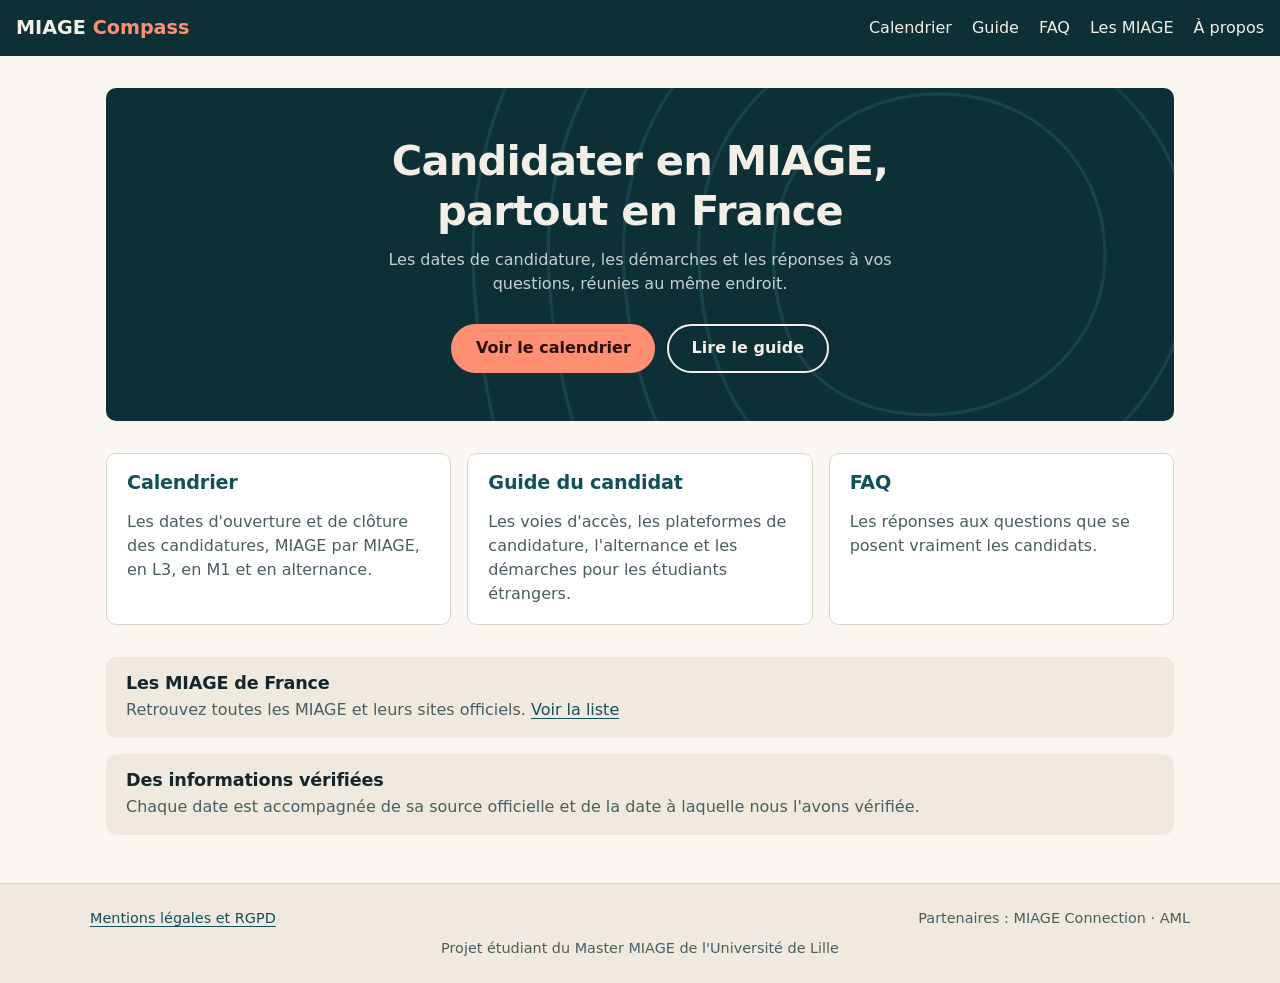
<file: index.html>
<!DOCTYPE html>
<html lang="fr">
<head>
  <meta charset="UTF-8">
  <meta name="viewport" content="width=device-width, initial-scale=1.0">
  <title>MIAGE Compass</title>
  <meta name="description" content="Dates de candidature, guide et FAQ pour candidater dans les MIAGE de France.">
  <link rel="stylesheet" href="css/style.css">
</head>
<body>
  <a class="lien-evitement" href="#contenu">Aller au contenu</a>
  <header>
    <a class="logo" href="index.html">MIAGE <span>Compass</span></a>
    <button class="menu-bouton" type="button" aria-expanded="false" aria-controls="menu-principal" aria-label="Ouvrir le menu">☰</button>
    <nav id="menu-principal" aria-label="Menu principal">
      <ul>
        <li><a href="pages/calendrier.html">Calendrier</a></li>
        <li><a href="pages/guide.html">Guide</a></li>
        <li><a href="pages/faq.html">FAQ</a></li>
        <li><a href="pages/miages.html">Les MIAGE</a></li>
        <li><a href="pages/a-propos.html">À propos</a></li>
      </ul>
    </nav>
  </header>
  <main id="contenu">
    <section class="hero">
      <!-- Lignes de niveau (motif décoratif, ignoré par les lecteurs d'écran) -->
      <svg class="hero-motif" viewBox="0 0 400 220" preserveAspectRatio="xMaxYMid slice" aria-hidden="true" focusable="false">
        <g fill="none" stroke="currentColor" stroke-width="1.2">
          <path d="M250 110c0-38 30-62 66-60s60 30 58 64-34 58-70 56-54-24-54-60z"/>
          <path d="M222 112c-2-56 42-90 96-88s92 44 88 94-48 86-102 84-80-36-82-90z"/>
          <path d="M194 116c-4-74 54-118 126-116s122 58 116 124-64 112-134 110-104-48-108-118z"/>
          <path d="M166 120c-6-92 66-146 156-144s150 72 142 154-78 138-166 136-126-60-132-146z"/>
          <path d="M138 124c-8-110 78-174 186-172s178 86 168 184-92 164-198 162-148-72-156-174z"/>
        </g>
      </svg>
      <h1>Candidater en MIAGE, partout en France</h1>
      <p>Les dates de candidature, les démarches et les réponses à vos questions, réunies au même endroit.</p>
      <div class="hero-actions">
        <a class="btn" href="pages/calendrier.html">Voir le calendrier</a>
        <a class="btn btn-secondary" href="pages/guide.html">Lire le guide</a>
      </div>
    </section>

    <section class="acces-rapide" aria-label="Accès rapide">
      <article class="carte">
        <h2><a href="pages/calendrier.html">Calendrier</a></h2>
        <p>Les dates d'ouverture et de clôture des candidatures, MIAGE par MIAGE, en L3, en M1 et en alternance.</p>
      </article>
      <article class="carte">
        <h2><a href="pages/guide.html">Guide du candidat</a></h2>
        <p>Les voies d'accès, les plateformes de candidature, l'alternance et les démarches pour les étudiants étrangers.</p>
      </article>
      <article class="carte">
        <h2><a href="pages/faq.html">FAQ</a></h2>
        <p>Les réponses aux questions que se posent vraiment les candidats.</p>
      </article>
    </section>

    <section class="bandeau">
      <h2>Les MIAGE de France</h2>
      <p>Retrouvez toutes les MIAGE et leurs sites officiels. <a href="pages/miages.html">Voir la liste</a></p>
    </section>

    <section class="bandeau">
      <h2>Des informations vérifiées</h2>
      <p>Chaque date est accompagnée de sa source officielle et de la date à laquelle nous l'avons vérifiée.</p>
    </section>
  </main>
  <footer>
    <div class="pied-liens">
      <p><a href="pages/mentions-legales.html">Mentions légales et RGPD</a></p>
      <p>Partenaires : MIAGE Connection · AML</p>
    </div>
    <p class="pied-projet">Projet étudiant du Master MIAGE de l'Université de Lille</p>
  </footer>
  <script src="js/menu.js"></script>
</body>
</html>
</file>
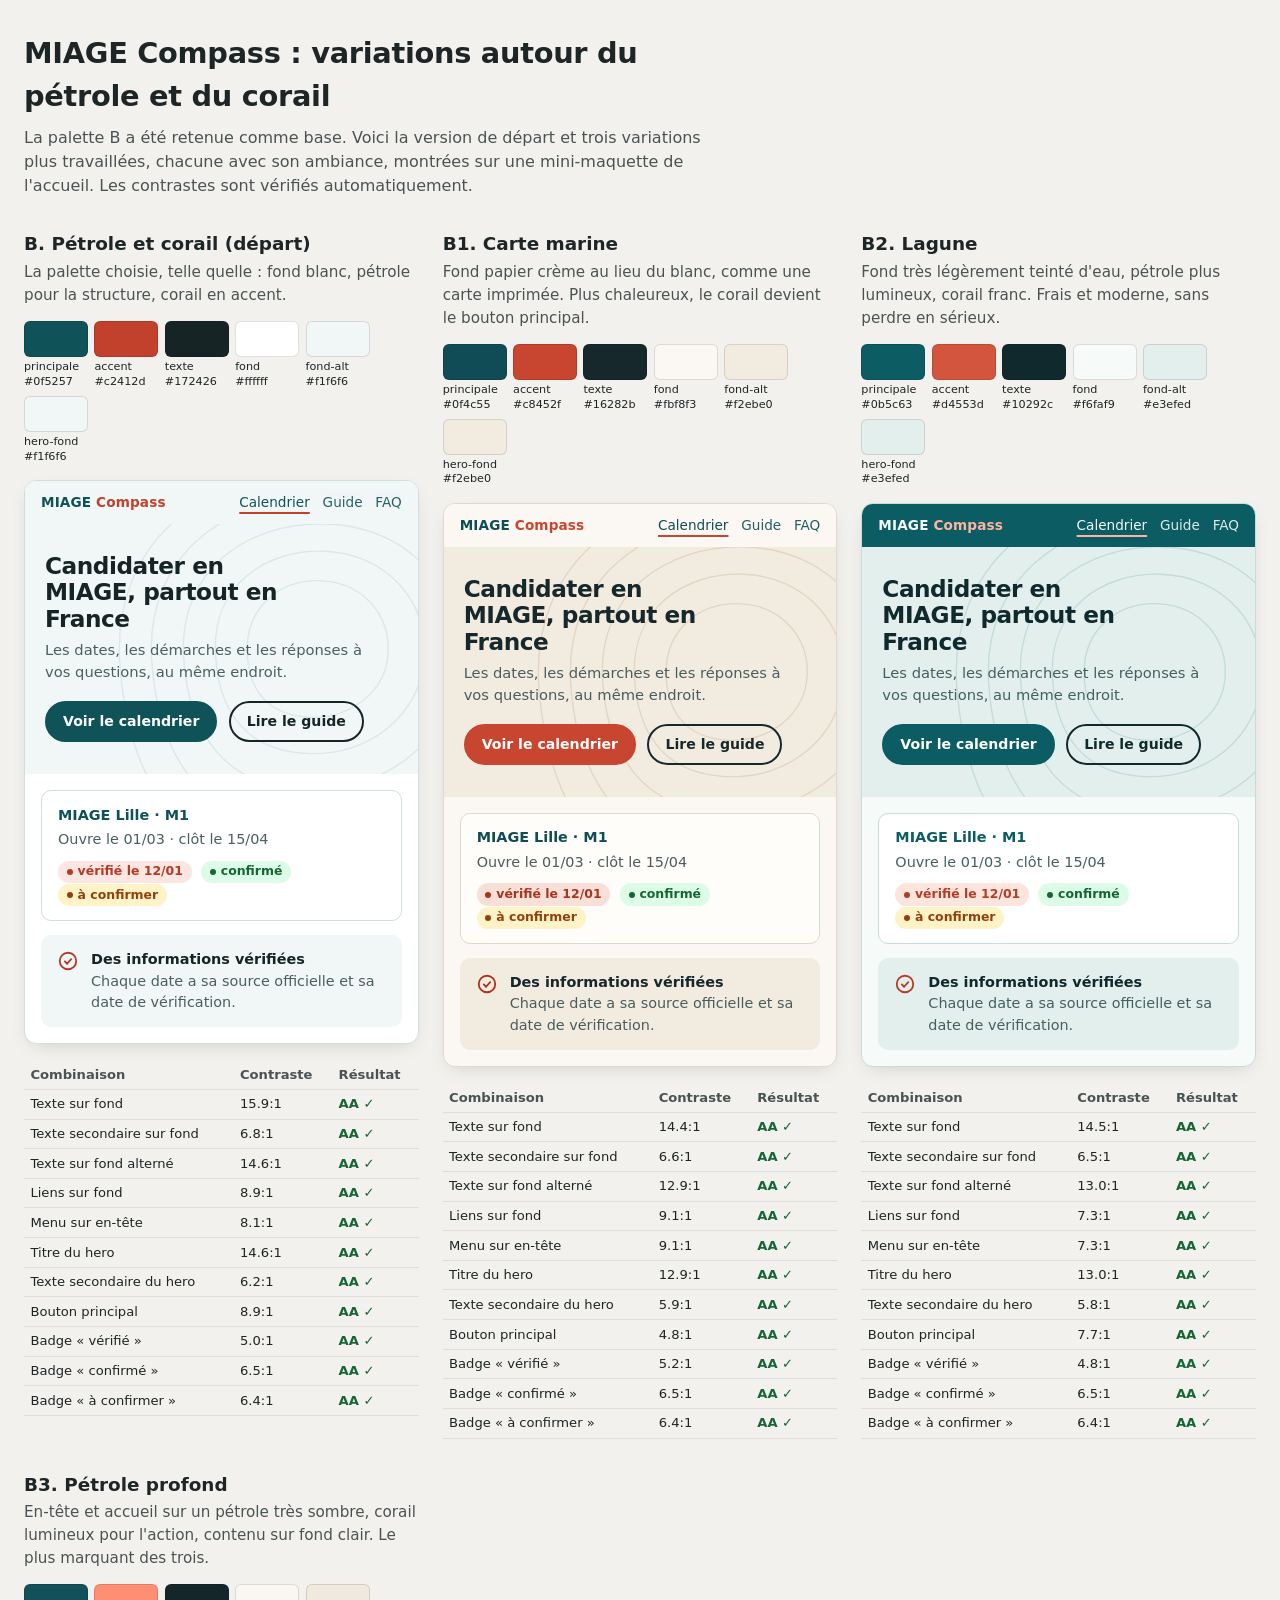
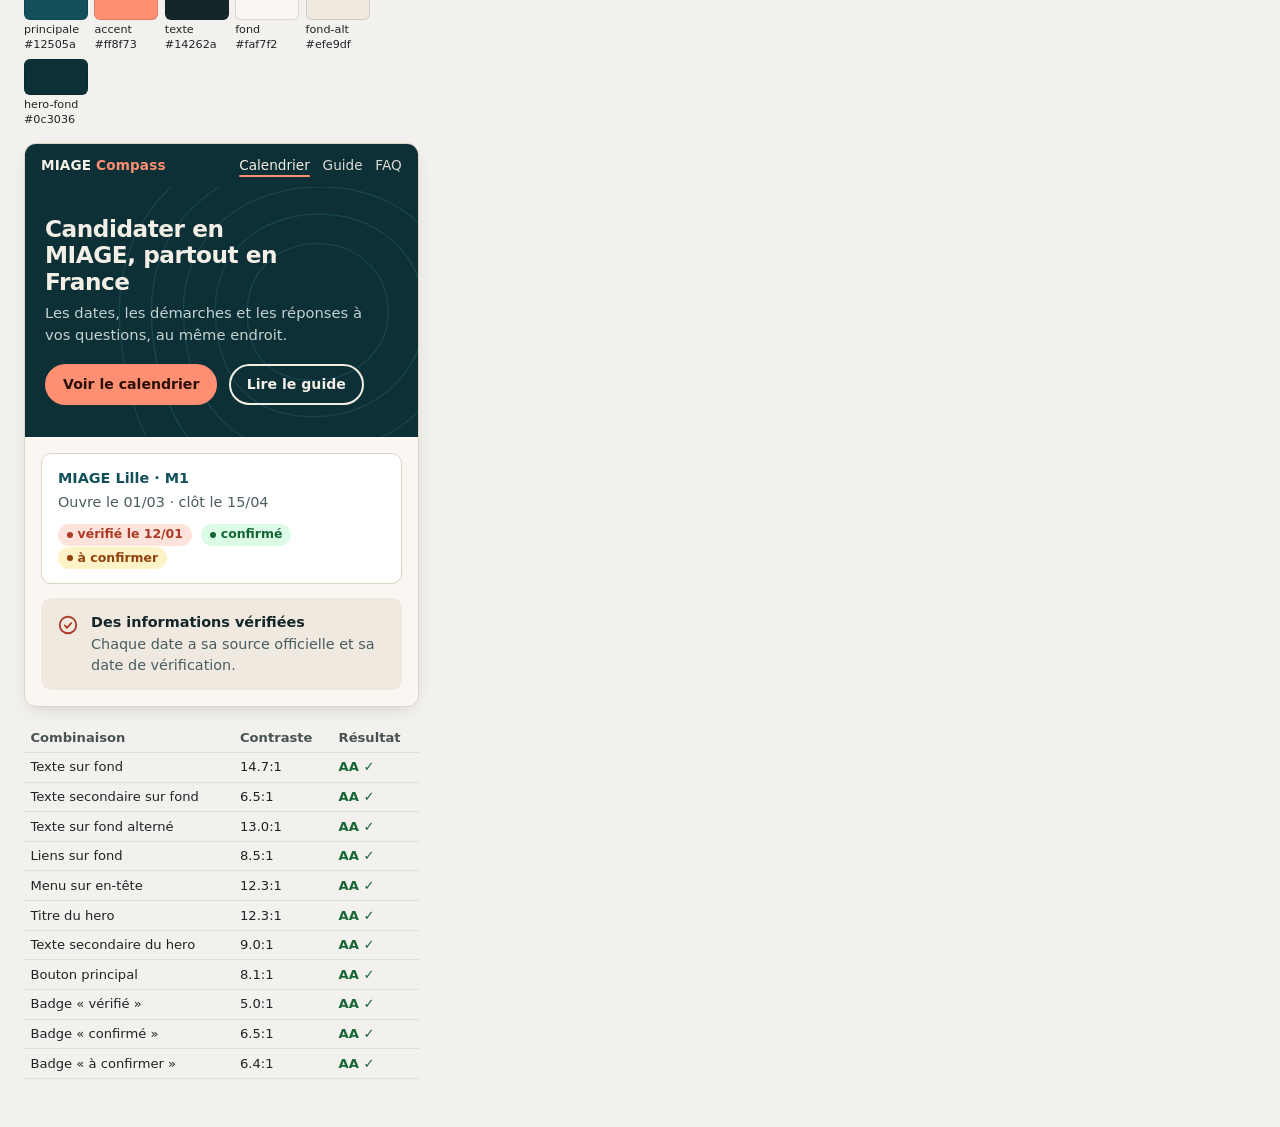
<file: docs/charte-demo.html>
<!DOCTYPE html>
<html lang="fr">
<head>
  <meta charset="UTF-8">
  <meta name="viewport" content="width=device-width, initial-scale=1.0">
  <title>Propositions de palettes | MIAGE Compass</title>
  <!--
    Page de travail (pas une page du site) : compare des palettes possibles
    pour la charte graphique. Les contrastes sont calculés automatiquement
    (règle WCAG : 4,5:1 minimum pour du texte normal, niveau AA).
    Pour modifier une palette, il suffit de changer ses couleurs dans le
    tableau "palettes" du script en bas de page.
  -->
  <style>
    body {
      margin: 0;
      padding: 2rem 1.5rem 3rem;
      font-family: system-ui, -apple-system, "Segoe UI", Roboto, Arial, sans-serif;
      line-height: 1.5;
      color: #1d2526;
      background: #f3f1ed;
    }

    .intro { max-width: 70ch; margin-bottom: 2rem; }
    .intro h1 { margin: 0 0 0.5rem; font-size: 1.8rem; letter-spacing: -0.01em; }
    .intro p { margin: 0; color: #4a5354; }

    .palettes {
      display: grid;
      grid-template-columns: repeat(auto-fit, minmax(340px, 1fr));
      gap: 2rem 1.5rem;
    }

    .palette h2 { margin: 0 0 0.2rem; font-size: 1.15rem; }
    .palette > p { margin: 0 0 0.9rem; color: #4a5354; font-size: 0.95rem; }

    .pastilles {
      display: flex;
      flex-wrap: wrap;
      gap: 0.4rem;
      margin-bottom: 1rem;
    }

    .pastille { width: 64px; font-size: 0.7rem; line-height: 1.3; }

    .pastille span {
      display: block;
      height: 34px;
      margin-bottom: 0.2rem;
      border: 1px solid rgb(0 0 0 / 0.12);
      border-radius: 6px;
    }

    /* ---- Mini-maquette, colorée par les variables de chaque palette ---- */
    .maquette {
      overflow: hidden;
      border: 1px solid var(--bordure);
      border-radius: 12px;
      color: var(--texte);
      background: var(--fond);
      box-shadow: 0 6px 20px -8px rgb(0 0 0 / 0.18);
    }

    .m-entete {
      display: flex;
      justify-content: space-between;
      align-items: center;
      padding: 0.7rem 1rem;
      background: var(--entete-fond);
      color: var(--entete-texte);
      font-size: 0.85rem;
    }

    .m-marque { font-weight: 700; letter-spacing: 0.01em; }
    .m-marque b { color: var(--entete-accent); font-weight: 700; }

    .m-entete nav a {
      margin-left: 0.8rem;
      color: inherit;
      text-decoration: none;
      opacity: 0.9;
    }

    .m-entete nav a.actif {
      text-decoration: underline;
      text-decoration-color: var(--entete-accent);
      text-decoration-thickness: 2px;
      text-underline-offset: 5px;
      opacity: 1;
    }

    .m-hero {
      position: relative;
      overflow: hidden;
      padding: 1.8rem 1.25rem 1.6rem;
      background: var(--hero-fond);
      color: var(--hero-texte);
    }

    /* Lignes de niveau façon carte topographique, en fond du hero */
    .m-hero svg {
      position: absolute;
      inset: 0;
      width: 100%;
      height: 100%;
      color: var(--motif);
      pointer-events: none;
    }

    .m-hero > *:not(svg) { position: relative; }
    .m-hero h3 { margin: 0 0 0.4rem; font-size: 1.45rem; line-height: 1.15; letter-spacing: -0.02em; max-width: 16ch; }
    .m-hero p { margin: 0 0 1.1rem; font-size: 0.92rem; max-width: 34ch; color: var(--hero-texte-doux); }

    .m-btn {
      display: inline-block;
      margin: 0 0.4rem 0.4rem 0;
      padding: 0.5rem 1rem;
      border: 2px solid var(--bouton-fond);
      border-radius: 999px;
      background: var(--bouton-fond);
      color: var(--bouton-texte);
      font-size: 0.88rem;
      font-weight: 600;
    }

    .m-btn.secondaire {
      border-color: currentColor;
      background: transparent;
      color: var(--hero-texte);
    }

    .m-corps { padding: 1rem; }

    .m-carte {
      margin-bottom: 0.9rem;
      padding: 0.85rem 1rem;
      border: 1px solid var(--bordure);
      border-radius: 10px;
      background: var(--carte-fond);
      font-size: 0.9rem;
    }

    .m-carte-titre { display: flex; justify-content: space-between; gap: 0.5rem; }
    .m-carte-titre a { color: var(--principale); font-weight: 700; text-decoration: none; }
    .m-carte-dates { margin: 0.2rem 0 0.55rem; color: var(--texte-doux); font-variant-numeric: tabular-nums; }

    .m-badge {
      display: inline-flex;
      align-items: center;
      gap: 0.3rem;
      margin-right: 0.3rem;
      padding: 0.12rem 0.55rem;
      border-radius: 999px;
      font-size: 0.78rem;
      font-weight: 600;
    }

    .m-badge::before {
      content: "";
      width: 6px;
      height: 6px;
      border-radius: 50%;
      background: currentColor;
    }

    .m-badge.verifie { background: var(--accent-doux); color: var(--accent-texte); }
    .m-badge.confirme { background: var(--confirme-fond); color: var(--confirme); }
    .m-badge.a-confirmer { background: var(--a-confirmer-fond); color: var(--a-confirmer); }

    .m-bandeau {
      display: flex;
      gap: 0.75rem;
      align-items: flex-start;
      padding: 0.85rem 1rem;
      border-radius: 10px;
      background: var(--fond-alt);
      font-size: 0.9rem;
    }

    .m-bandeau svg { flex: none; width: 22px; height: 22px; margin-top: 0.1rem; color: var(--accent-texte); }
    .m-bandeau strong { display: block; color: var(--texte); }
    .m-bandeau span { color: var(--texte-doux); }

    table { width: 100%; margin-top: 1rem; border-collapse: collapse; font-size: 0.82rem; font-variant-numeric: tabular-nums; }
    th, td { padding: 0.28rem 0.4rem; border-bottom: 1px solid rgb(0 0 0 / 0.08); text-align: left; }
    th { color: #4a5354; font-weight: 600; }
    .ok { color: #166534; font-weight: 700; }
    .ko { color: #b91c1c; font-weight: 700; }
  </style>
</head>
<body>
  <div class="intro">
    <h1>MIAGE Compass : variations autour du pétrole et du corail</h1>
    <p>La palette B a été retenue comme base. Voici la version de départ et trois variations plus travaillées, chacune avec son ambiance, montrées sur une mini-maquette de l'accueil. Les contrastes sont vérifiés automatiquement.</p>
  </div>

  <div class="palettes" id="palettes"></div>

  <!-- Motif réutilisé dans chaque hero : lignes de niveau (carte topographique) -->
  <template id="motif">
    <svg viewBox="0 0 400 220" preserveAspectRatio="xMaxYMid slice" aria-hidden="true">
      <g fill="none" stroke="currentColor" stroke-width="1.2">
        <path d="M250 110c0-38 30-62 66-60s60 30 58 64-34 58-70 56-54-24-54-60z"/>
        <path d="M222 112c-2-56 42-90 96-88s92 44 88 94-48 86-102 84-80-36-82-90z"/>
        <path d="M194 116c-4-74 54-118 126-116s122 58 116 124-64 112-134 110-104-48-108-118z"/>
        <path d="M166 120c-6-92 66-146 156-144s150 72 142 154-78 138-166 136-126-60-132-146z"/>
        <path d="M138 124c-8-110 78-174 186-172s178 86 168 184-92 164-198 162-148-72-156-174z"/>
      </g>
    </svg>
  </template>

  <script>
    // Couleurs de statut, communes à toutes les palettes
    const statuts = {
      confirme: "#166534", "confirme-fond": "#dcfce7",
      "a-confirmer": "#92400e", "a-confirmer-fond": "#fef3c7"
    };

    const palettes = [
      {
        nom: "B. Pétrole et corail (départ)",
        idee: "La palette choisie, telle quelle : fond blanc, pétrole pour la structure, corail en accent.",
        couleurs: {
          principale: "#0f5257", accent: "#c2412d", texte: "#172426", "texte-doux": "#4b5f61",
          fond: "#ffffff", "fond-alt": "#f1f6f6", bordure: "#cfdede", "carte-fond": "#ffffff",
          "accent-doux": "#fbe6e1", "accent-texte": "#b23a27",
          "entete-fond": "#f1f6f6", "entete-texte": "#0f5257", "entete-accent": "#c2412d",
          "hero-fond": "#f1f6f6", "hero-texte": "#172426", "hero-texte-doux": "#4b5f61",
          "bouton-fond": "#0f5257", "bouton-texte": "#ffffff", motif: "#dae8e8"
        }
      },
      {
        nom: "B1. Carte marine",
        idee: "Fond papier crème au lieu du blanc, comme une carte imprimée. Plus chaleureux, le corail devient le bouton principal.",
        couleurs: {
          principale: "#0f4c55", accent: "#c8452f", texte: "#16282b", "texte-doux": "#4a5c5e",
          fond: "#fbf8f3", "fond-alt": "#f2ebe0", bordure: "#e2d8c8", "carte-fond": "#fffdf9",
          "accent-doux": "#f8e0d8", "accent-texte": "#a8361f",
          "entete-fond": "#fbf8f3", "entete-texte": "#0f4c55", "entete-accent": "#c8452f",
          "hero-fond": "#f2ebe0", "hero-texte": "#16282b", "hero-texte-doux": "#4a5c5e",
          "bouton-fond": "#c8452f", "bouton-texte": "#ffffff", motif: "#e2d6c3"
        }
      },
      {
        nom: "B2. Lagune",
        idee: "Fond très légèrement teinté d'eau, pétrole plus lumineux, corail franc. Frais et moderne, sans perdre en sérieux.",
        couleurs: {
          principale: "#0b5c63", accent: "#d4553d", texte: "#10292c", "texte-doux": "#43605f",
          fond: "#f6faf9", "fond-alt": "#e3efed", bordure: "#c6dcd9", "carte-fond": "#ffffff",
          "accent-doux": "#fde4dd", "accent-texte": "#b03f29",
          "entete-fond": "#0b5c63", "entete-texte": "#f6faf9", "entete-accent": "#ffb4a1",
          "hero-fond": "#e3efed", "hero-texte": "#10292c", "hero-texte-doux": "#43605f",
          "bouton-fond": "#0b5c63", "bouton-texte": "#ffffff", motif: "#c3dcd8"
        }
      },
      {
        nom: "B3. Pétrole profond",
        idee: "En-tête et accueil sur un pétrole très sombre, corail lumineux pour l'action, contenu sur fond clair. Le plus marquant des trois.",
        couleurs: {
          principale: "#12505a", accent: "#ff8f73", texte: "#14262a", "texte-doux": "#4a5d61",
          fond: "#faf7f2", "fond-alt": "#efe9df", bordure: "#ddd4c6", "carte-fond": "#ffffff",
          "accent-doux": "#fde3db", "accent-texte": "#ad3a25",
          "entete-fond": "#0c3036", "entete-texte": "#f4efe6", "entete-accent": "#ff8f73",
          "hero-fond": "#0c3036", "hero-texte": "#f4efe6", "hero-texte-doux": "#c3d2d0",
          "bouton-fond": "#ff8f73", "bouton-texte": "#2a0f08", motif: "#17444b"
        }
      }
    ];

    // Calcul du contraste WCAG entre deux couleurs
    function luminance(hex) {
      const rgb = [1, 3, 5].map((i) => parseInt(hex.slice(i, i + 2), 16) / 255);
      const lin = rgb.map((c) => (c <= 0.03928 ? c / 12.92 : ((c + 0.055) / 1.055) ** 2.4));
      return 0.2126 * lin[0] + 0.7152 * lin[1] + 0.0722 * lin[2];
    }

    function contraste(a, b) {
      const [l1, l2] = [luminance(a), luminance(b)].sort((x, y) => y - x);
      return (l1 + 0.05) / (l2 + 0.05);
    }

    // Couleurs montrées en pastilles (les autres sont des dérivées)
    const principales = ["principale", "accent", "texte", "fond", "fond-alt", "hero-fond"];
    const motif = document.querySelector("#motif").innerHTML;
    const iconeVerifie = `<svg viewBox="0 0 24 24" fill="none" stroke="currentColor" stroke-width="2" stroke-linecap="round" stroke-linejoin="round" aria-hidden="true"><circle cx="12" cy="12" r="9"/><path d="m8.5 12.5 2.5 2.5 4.5-5"/></svg>`;
    const conteneur = document.querySelector("#palettes");

    for (const p of palettes) {
      const c = { ...p.couleurs, ...statuts };

      const tests = [
        ["Texte sur fond", c.texte, c.fond],
        ["Texte secondaire sur fond", c["texte-doux"], c.fond],
        ["Texte sur fond alterné", c.texte, c["fond-alt"]],
        ["Liens sur fond", c.principale, c.fond],
        ["Menu sur en-tête", c["entete-texte"], c["entete-fond"]],
        ["Titre du hero", c["hero-texte"], c["hero-fond"]],
        ["Texte secondaire du hero", c["hero-texte-doux"], c["hero-fond"]],
        ["Bouton principal", c["bouton-texte"], c["bouton-fond"]],
        ["Badge « vérifié »", c["accent-texte"], c["accent-doux"]],
        ["Badge « confirmé »", c.confirme, c["confirme-fond"]],
        ["Badge « à confirmer »", c["a-confirmer"], c["a-confirmer-fond"]]
      ];

      const lignes = tests.map(([nom, a, b]) => {
        const r = contraste(a, b);
        const ok = r >= 4.5;
        return `<tr><td>${nom}</td><td>${r.toFixed(1)}:1</td>` +
          `<td class="${ok ? "ok" : "ko"}">${ok ? "AA ✓" : "insuffisant"}</td></tr>`;
      }).join("");

      const pastilles = principales.map((nom) =>
        `<div class="pastille"><span style="background:${c[nom]}"></span>${nom}<br>${c[nom]}</div>`
      ).join("");

      const variables = Object.entries(c).map(([nom, val]) => `--${nom}:${val}`).join(";");

      const bloc = document.createElement("section");
      bloc.className = "palette";
      bloc.innerHTML = `
        <h2>${p.nom}</h2>
        <p>${p.idee}</p>
        <div class="pastilles">${pastilles}</div>
        <div class="maquette" style="${variables}">
          <div class="m-entete">
            <span class="m-marque">MIAGE <b>Compass</b></span>
            <nav><a href="#" class="actif">Calendrier</a><a href="#">Guide</a><a href="#">FAQ</a></nav>
          </div>
          <div class="m-hero">
            ${motif}
            <h3>Candidater en MIAGE, partout en France</h3>
            <p>Les dates, les démarches et les réponses à vos questions, au même endroit.</p>
            <span class="m-btn">Voir le calendrier</span>
            <span class="m-btn secondaire">Lire le guide</span>
          </div>
          <div class="m-corps">
            <div class="m-carte">
              <div class="m-carte-titre"><a href="#">MIAGE Lille · M1</a></div>
              <div class="m-carte-dates">Ouvre le 01/03 · clôt le 15/04</div>
              <span class="m-badge verifie">vérifié le 12/01</span>
              <span class="m-badge confirme">confirmé</span>
              <span class="m-badge a-confirmer">à confirmer</span>
            </div>
            <div class="m-bandeau">
              ${iconeVerifie}
              <div><strong>Des informations vérifiées</strong><span>Chaque date a sa source officielle et sa date de vérification.</span></div>
            </div>
          </div>
        </div>
        <table>
          <thead><tr><th>Combinaison</th><th>Contraste</th><th>Résultat</th></tr></thead>
          <tbody>${lignes}</tbody>
        </table>`;
      conteneur.appendChild(bloc);
    }
  </script>
</body>
</html>
</file>
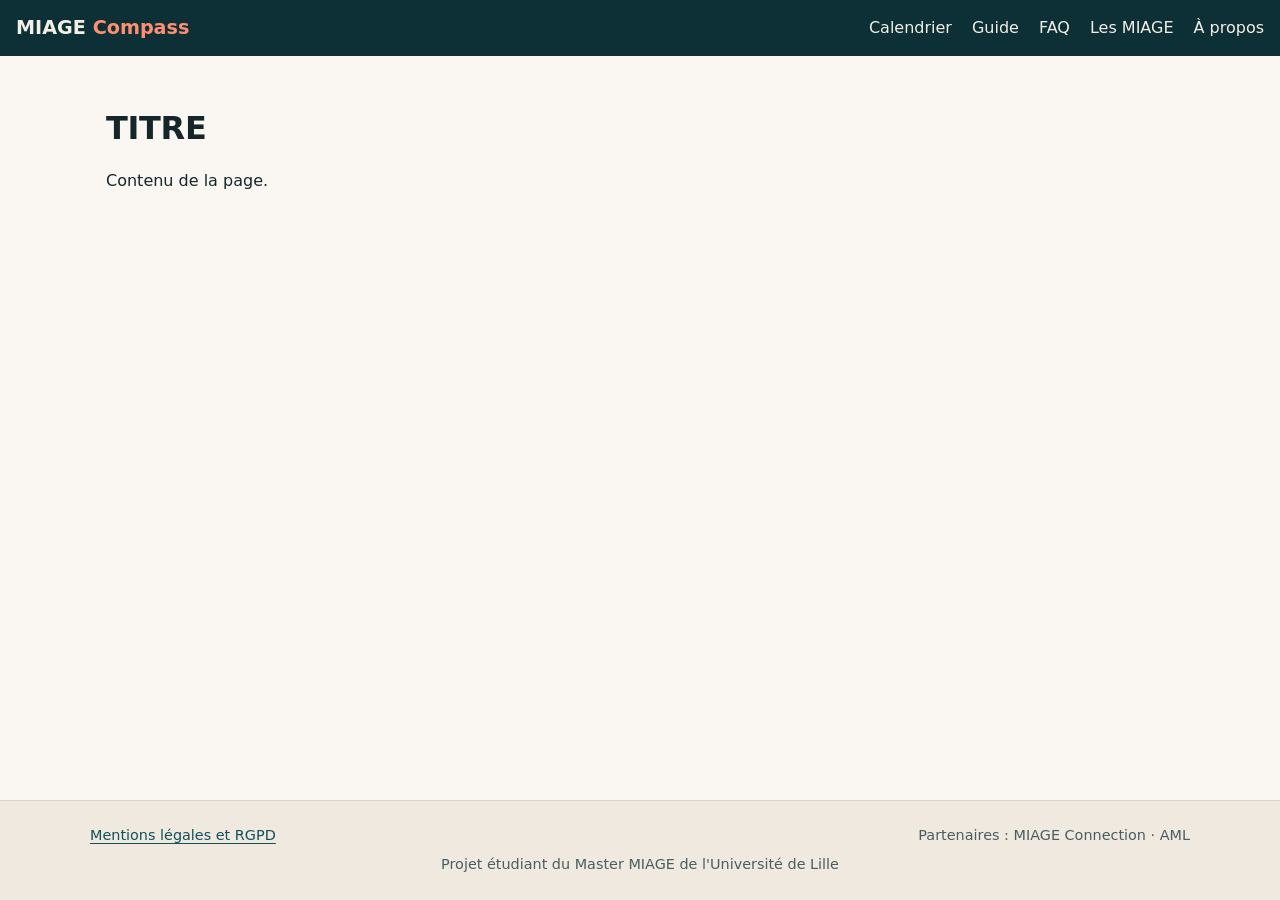
<file: docs/gabarit-page.html>
<!DOCTYPE html>
<!--
  GABARIT DE PAGE MIAGE Compass
  Pour créer une nouvelle page :
  1. Copier ce fichier dans pages/ et le renommer (ex. pages/ma-page.html).
  2. Remplacer TITRE et DESCRIPTION.
  3. Mettre aria-current="page" sur le lien du menu de la page (s'il y en a un).
  4. Écrire le contenu dans <main>.
  Les chemins sont écrits pour une page placée dans pages/.
-->
<html lang="fr">
<head>
  <meta charset="UTF-8">
  <meta name="viewport" content="width=device-width, initial-scale=1.0">
  <title>TITRE | MIAGE Compass</title>
  <meta name="description" content="DESCRIPTION">
  <link rel="stylesheet" href="../css/style.css">
</head>
<body>
  <a class="lien-evitement" href="#contenu">Aller au contenu</a>
  <header>
    <a class="logo" href="../index.html">MIAGE <span>Compass</span></a>
    <!-- Sélecteur de langue FR / EN : ajouté avec la carte « Multilingue » -->
    <button class="menu-bouton" type="button" aria-expanded="false" aria-controls="menu-principal" aria-label="Ouvrir le menu">☰</button>
    <nav id="menu-principal" aria-label="Menu principal">
      <ul>
        <li><a href="calendrier.html">Calendrier</a></li>
        <li><a href="guide.html">Guide</a></li>
        <li><a href="faq.html">FAQ</a></li>
        <li><a href="miages.html">Les MIAGE</a></li>
        <li><a href="a-propos.html">À propos</a></li>
      </ul>
    </nav>
  </header>
  <main id="contenu">
    <h1>TITRE</h1>
    <p>Contenu de la page.</p>
  </main>
  <footer>
    <div class="pied-liens">
      <p><a href="mentions-legales.html">Mentions légales et RGPD</a></p>
      <p>Partenaires : MIAGE Connection · AML</p>
    </div>
    <p class="pied-projet">Projet étudiant du Master MIAGE de l'Université de Lille</p>
  </footer>
  <script src="../js/menu.js"></script>
</body>
</html>
</file>
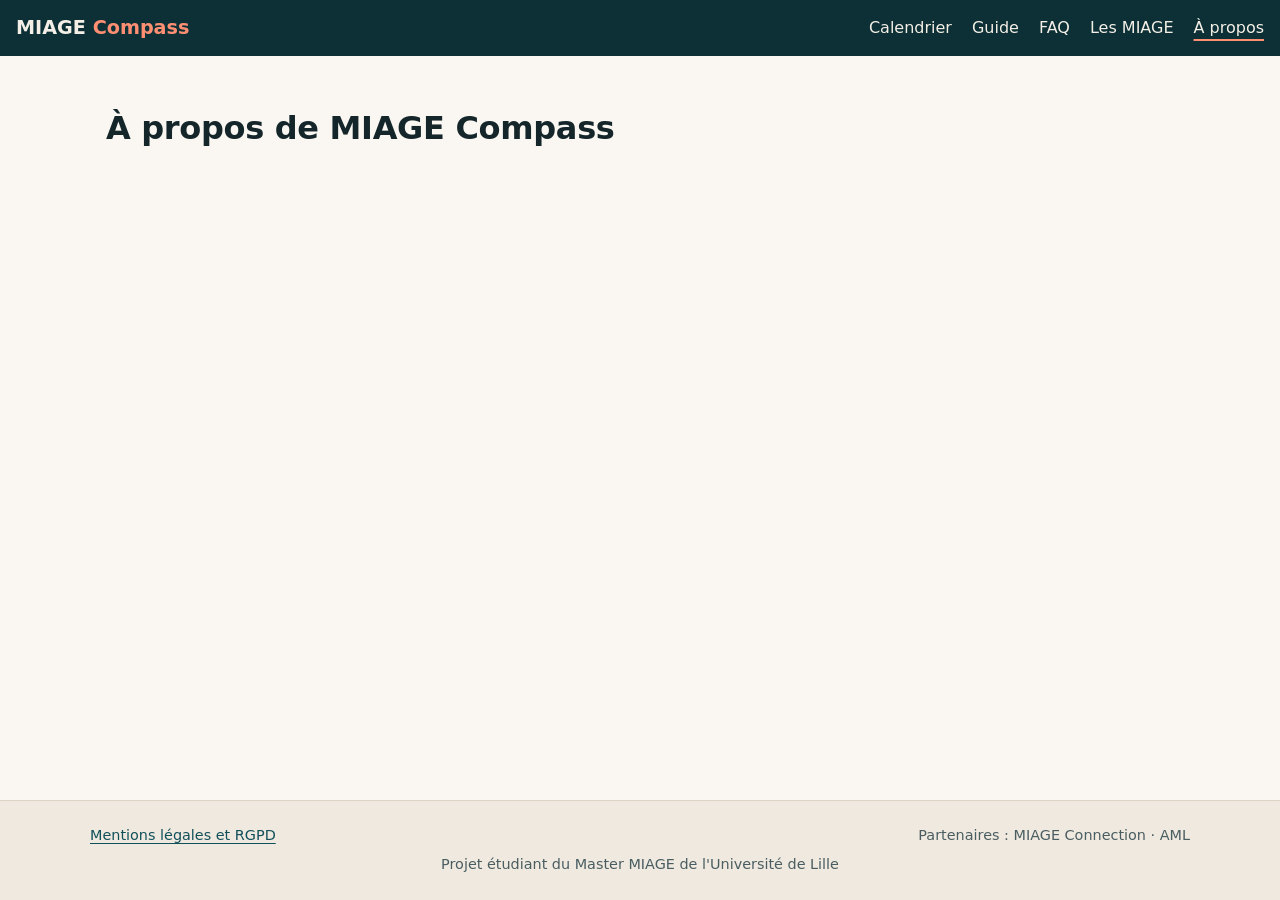
<file: pages/a-propos.html>
<!DOCTYPE html>
<html lang="fr">
<head>
  <meta charset="UTF-8">
  <meta name="viewport" content="width=device-width, initial-scale=1.0">
  <title>À propos | MIAGE Compass</title>
  <meta name="description" content="Le projet MIAGE Compass, l'équipe et les partenaires.">
  <link rel="stylesheet" href="../css/style.css">
</head>
<body>
  <a class="lien-evitement" href="#contenu">Aller au contenu</a>
  <header>
    <a class="logo" href="../index.html">MIAGE <span>Compass</span></a>
    <button class="menu-bouton" type="button" aria-expanded="false" aria-controls="menu-principal" aria-label="Ouvrir le menu">☰</button>
    <nav id="menu-principal" aria-label="Menu principal">
      <ul>
        <li><a href="calendrier.html">Calendrier</a></li>
        <li><a href="guide.html">Guide</a></li>
        <li><a href="faq.html">FAQ</a></li>
        <li><a href="miages.html">Les MIAGE</a></li>
        <li><a href="a-propos.html" aria-current="page">À propos</a></li>
      </ul>
    </nav>
  </header>
  <main id="contenu">
    <h1>À propos de MIAGE Compass</h1>
  </main>
  <footer>
    <div class="pied-liens">
      <p><a href="mentions-legales.html">Mentions légales et RGPD</a></p>
      <p>Partenaires : MIAGE Connection · AML</p>
    </div>
    <p class="pied-projet">Projet étudiant du Master MIAGE de l'Université de Lille</p>
  </footer>
  <script src="../js/menu.js"></script>
</body>
</html>
</file>
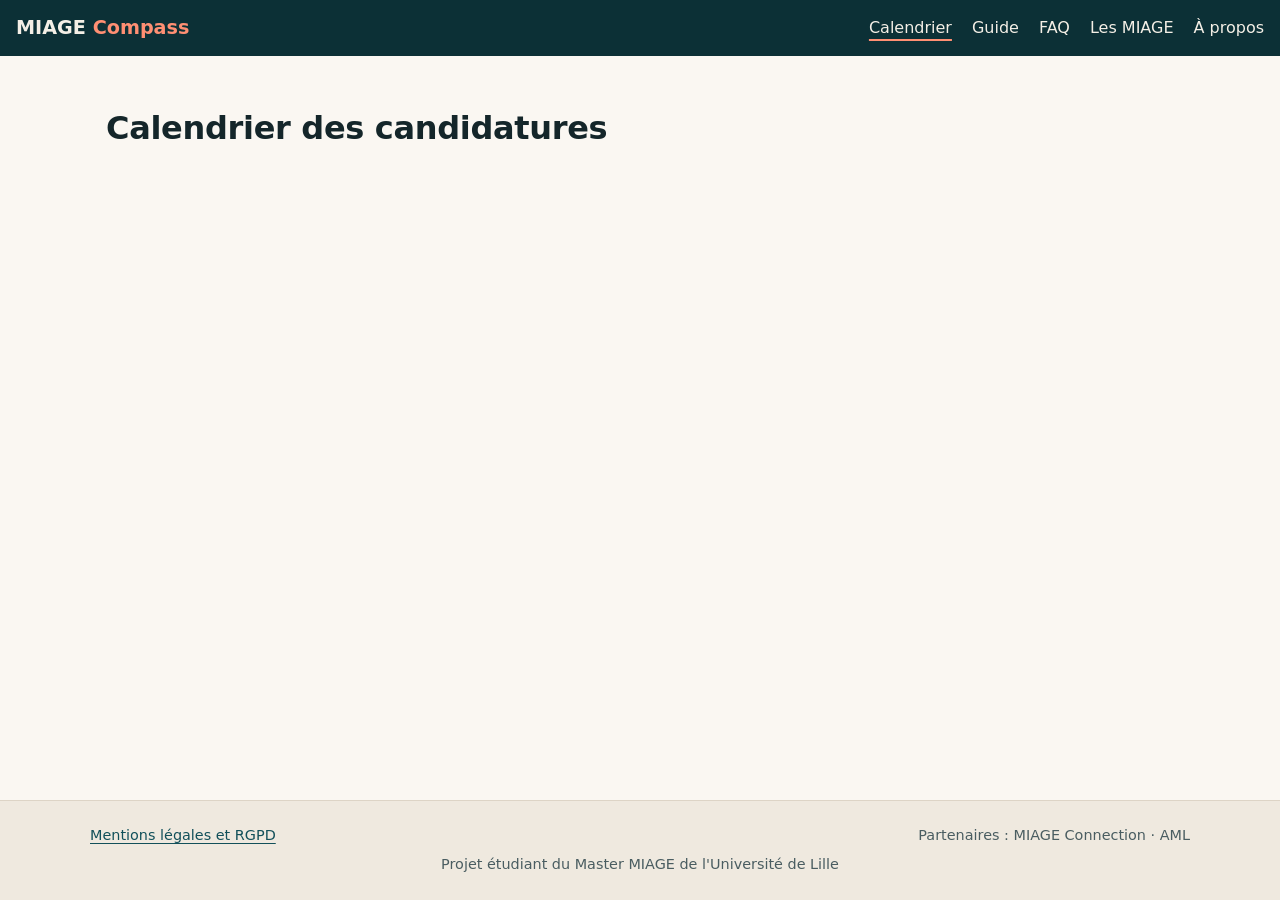
<file: pages/calendrier.html>
<!DOCTYPE html>
<html lang="fr">
<head>
  <meta charset="UTF-8">
  <meta name="viewport" content="width=device-width, initial-scale=1.0">
  <title>Calendrier des candidatures | MIAGE Compass</title>
  <meta name="description" content="Les dates de candidature des MIAGE de France, par niveau et par voie.">
  <link rel="stylesheet" href="../css/style.css">
</head>
<body>
  <a class="lien-evitement" href="#contenu">Aller au contenu</a>
  <header>
    <a class="logo" href="../index.html">MIAGE <span>Compass</span></a>
    <button class="menu-bouton" type="button" aria-expanded="false" aria-controls="menu-principal" aria-label="Ouvrir le menu">☰</button>
    <nav id="menu-principal" aria-label="Menu principal">
      <ul>
        <li><a href="calendrier.html" aria-current="page">Calendrier</a></li>
        <li><a href="guide.html">Guide</a></li>
        <li><a href="faq.html">FAQ</a></li>
        <li><a href="miages.html">Les MIAGE</a></li>
        <li><a href="a-propos.html">À propos</a></li>
      </ul>
    </nav>
  </header>
  <main id="contenu">
    <h1>Calendrier des candidatures</h1>
  </main>
  <footer>
    <div class="pied-liens">
      <p><a href="mentions-legales.html">Mentions légales et RGPD</a></p>
      <p>Partenaires : MIAGE Connection · AML</p>
    </div>
    <p class="pied-projet">Projet étudiant du Master MIAGE de l'Université de Lille</p>
  </footer>
  <script src="../js/menu.js"></script>
</body>
</html>
</file>
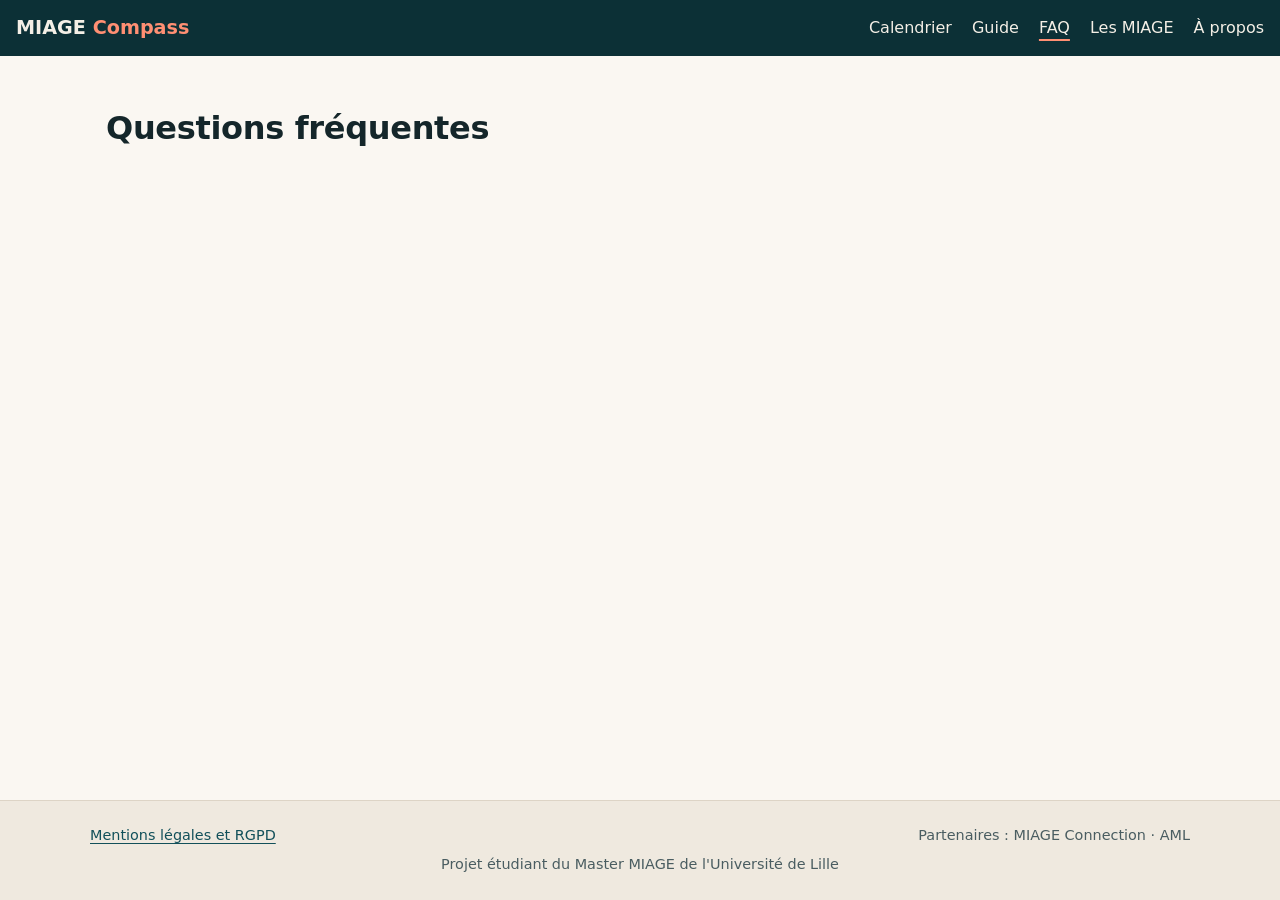
<file: pages/faq.html>
<!DOCTYPE html>
<html lang="fr">
<head>
  <meta charset="UTF-8">
  <meta name="viewport" content="width=device-width, initial-scale=1.0">
  <title>FAQ | MIAGE Compass</title>
  <meta name="description" content="Les réponses aux questions des candidats en MIAGE.">
  <link rel="stylesheet" href="../css/style.css">
</head>
<body>
  <a class="lien-evitement" href="#contenu">Aller au contenu</a>
  <header>
    <a class="logo" href="../index.html">MIAGE <span>Compass</span></a>
    <button class="menu-bouton" type="button" aria-expanded="false" aria-controls="menu-principal" aria-label="Ouvrir le menu">☰</button>
    <nav id="menu-principal" aria-label="Menu principal">
      <ul>
        <li><a href="calendrier.html">Calendrier</a></li>
        <li><a href="guide.html">Guide</a></li>
        <li><a href="faq.html" aria-current="page">FAQ</a></li>
        <li><a href="miages.html">Les MIAGE</a></li>
        <li><a href="a-propos.html">À propos</a></li>
      </ul>
    </nav>
  </header>
  <main id="contenu">
    <h1>Questions fréquentes</h1>
  </main>
  <footer>
    <div class="pied-liens">
      <p><a href="mentions-legales.html">Mentions légales et RGPD</a></p>
      <p>Partenaires : MIAGE Connection · AML</p>
    </div>
    <p class="pied-projet">Projet étudiant du Master MIAGE de l'Université de Lille</p>
  </footer>
  <script src="../js/menu.js"></script>
</body>
</html>
</file>
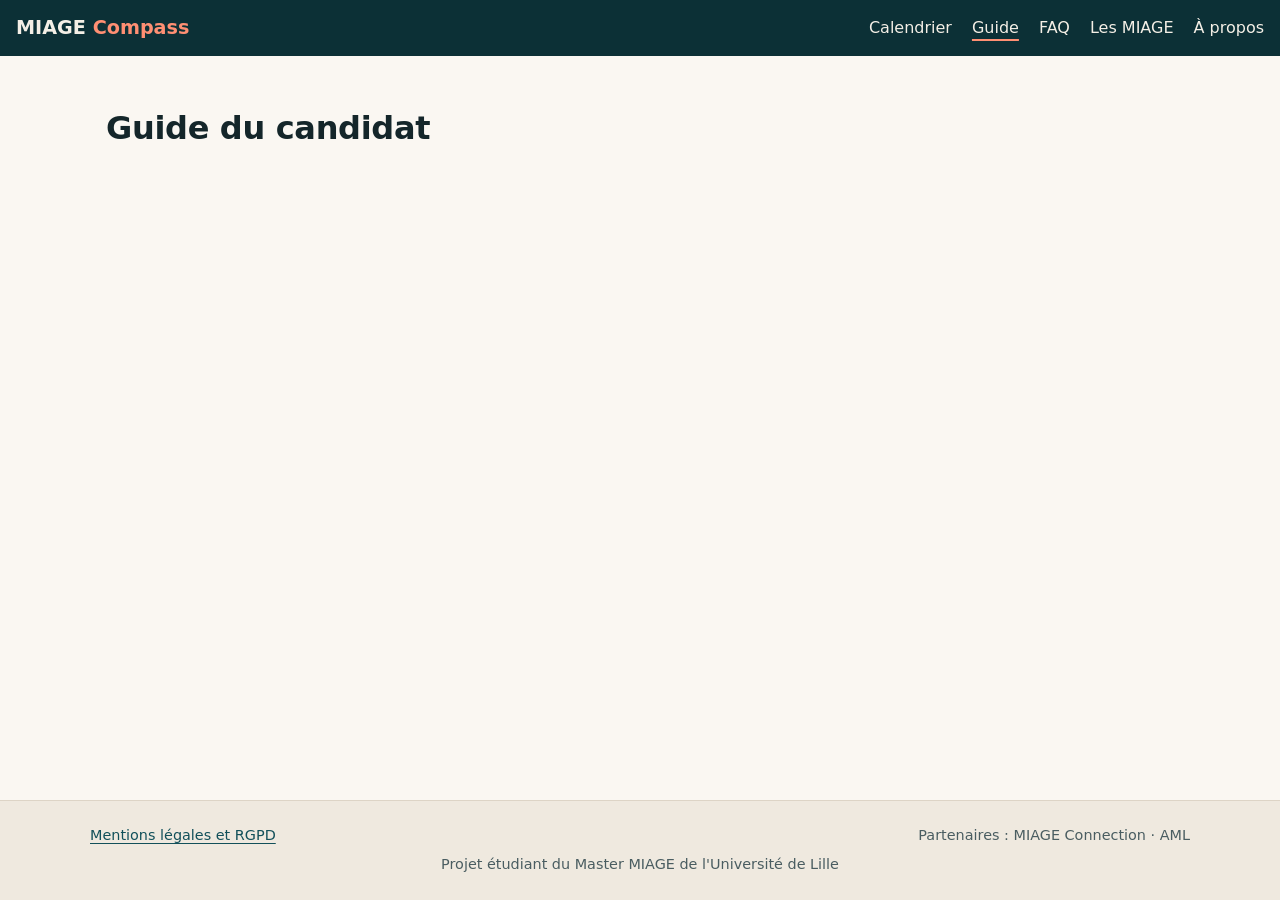
<file: pages/guide.html>
<!DOCTYPE html>
<html lang="fr">
<head>
  <meta charset="UTF-8">
  <meta name="viewport" content="width=device-width, initial-scale=1.0">
  <title>Guide du candidat | MIAGE Compass</title>
  <meta name="description" content="Comment candidater en MIAGE : voies d'accès, L3, M1, alternance, étudiants étrangers.">
  <link rel="stylesheet" href="../css/style.css">
</head>
<body>
  <a class="lien-evitement" href="#contenu">Aller au contenu</a>
  <header>
    <a class="logo" href="../index.html">MIAGE <span>Compass</span></a>
    <button class="menu-bouton" type="button" aria-expanded="false" aria-controls="menu-principal" aria-label="Ouvrir le menu">☰</button>
    <nav id="menu-principal" aria-label="Menu principal">
      <ul>
        <li><a href="calendrier.html">Calendrier</a></li>
        <li><a href="guide.html" aria-current="page">Guide</a></li>
        <li><a href="faq.html">FAQ</a></li>
        <li><a href="miages.html">Les MIAGE</a></li>
        <li><a href="a-propos.html">À propos</a></li>
      </ul>
    </nav>
  </header>
  <main id="contenu">
    <h1>Guide du candidat</h1>
  </main>
  <footer>
    <div class="pied-liens">
      <p><a href="mentions-legales.html">Mentions légales et RGPD</a></p>
      <p>Partenaires : MIAGE Connection · AML</p>
    </div>
    <p class="pied-projet">Projet étudiant du Master MIAGE de l'Université de Lille</p>
  </footer>
  <script src="../js/menu.js"></script>
</body>
</html>
</file>
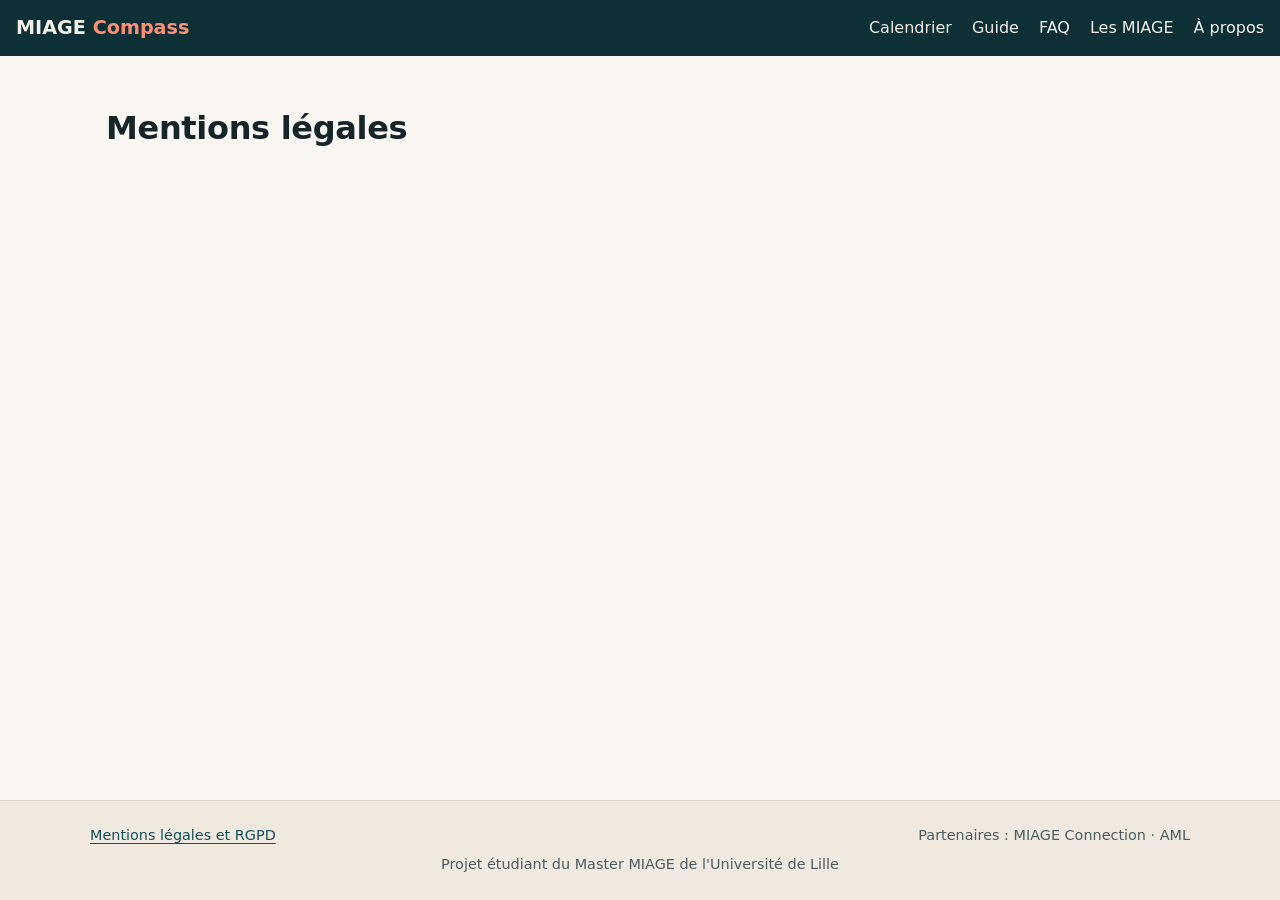
<file: pages/mentions-legales.html>
<!DOCTYPE html>
<html lang="fr">
<head>
  <meta charset="UTF-8">
  <meta name="viewport" content="width=device-width, initial-scale=1.0">
  <title>Mentions légales | MIAGE Compass</title>
  <meta name="description" content="Mentions légales et données personnelles du site MIAGE Compass.">
  <link rel="stylesheet" href="../css/style.css">
</head>
<body>
  <a class="lien-evitement" href="#contenu">Aller au contenu</a>
  <header>
    <a class="logo" href="../index.html">MIAGE <span>Compass</span></a>
    <button class="menu-bouton" type="button" aria-expanded="false" aria-controls="menu-principal" aria-label="Ouvrir le menu">☰</button>
    <nav id="menu-principal" aria-label="Menu principal">
      <ul>
        <li><a href="calendrier.html">Calendrier</a></li>
        <li><a href="guide.html">Guide</a></li>
        <li><a href="faq.html">FAQ</a></li>
        <li><a href="miages.html">Les MIAGE</a></li>
        <li><a href="a-propos.html">À propos</a></li>
      </ul>
    </nav>
  </header>
  <main id="contenu">
    <h1>Mentions légales</h1>
  </main>
  <footer>
    <div class="pied-liens">
      <p><a href="mentions-legales.html">Mentions légales et RGPD</a></p>
      <p>Partenaires : MIAGE Connection · AML</p>
    </div>
    <p class="pied-projet">Projet étudiant du Master MIAGE de l'Université de Lille</p>
  </footer>
  <script src="../js/menu.js"></script>
</body>
</html>
</file>
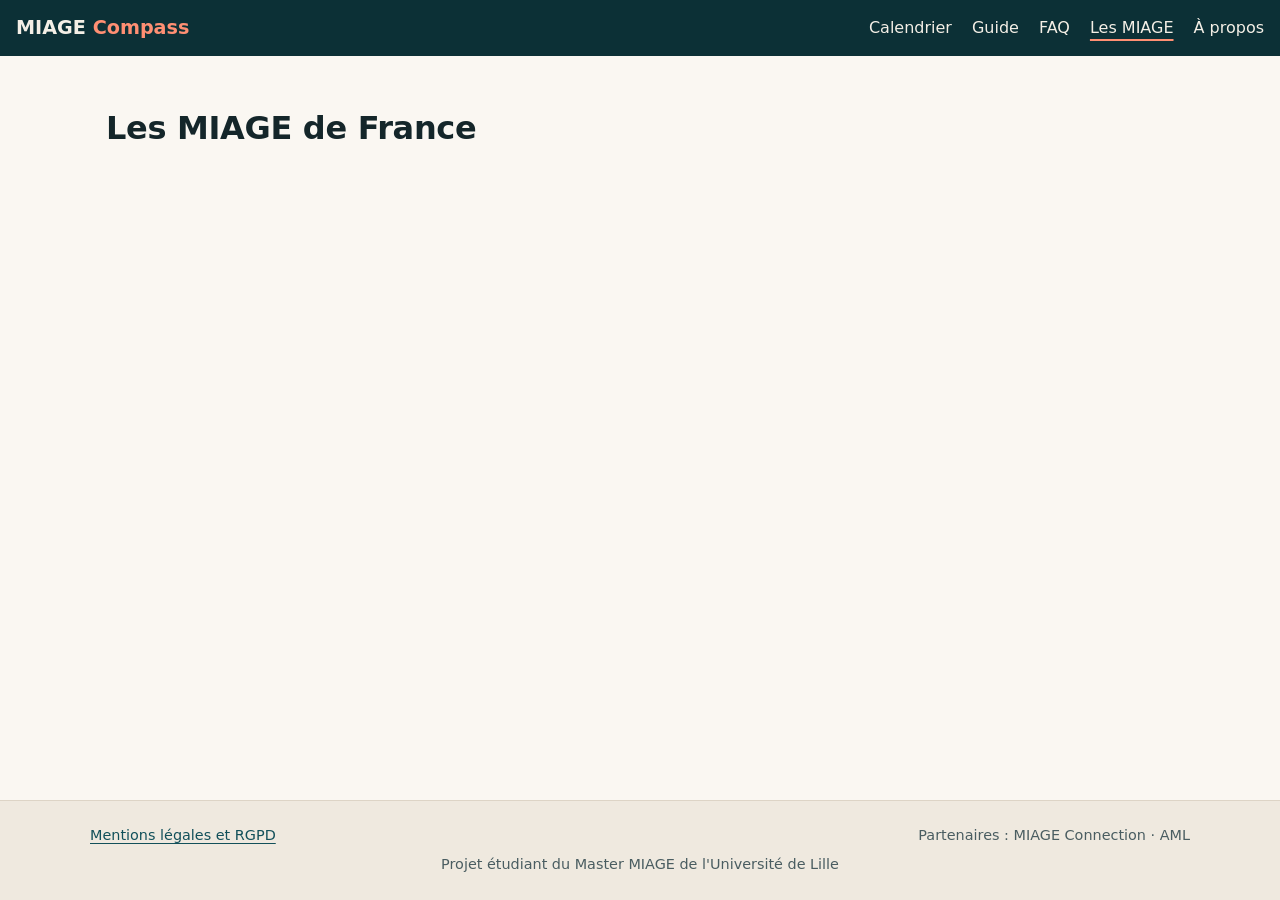
<file: pages/miages.html>
<!DOCTYPE html>
<html lang="fr">
<head>
  <meta charset="UTF-8">
  <meta name="viewport" content="width=device-width, initial-scale=1.0">
  <title>Les MIAGE de France | MIAGE Compass</title>
  <meta name="description" content="La liste des MIAGE en France, avec leurs sites officiels.">
  <link rel="stylesheet" href="../css/style.css">
</head>
<body>
  <a class="lien-evitement" href="#contenu">Aller au contenu</a>
  <header>
    <a class="logo" href="../index.html">MIAGE <span>Compass</span></a>
    <button class="menu-bouton" type="button" aria-expanded="false" aria-controls="menu-principal" aria-label="Ouvrir le menu">☰</button>
    <nav id="menu-principal" aria-label="Menu principal">
      <ul>
        <li><a href="calendrier.html">Calendrier</a></li>
        <li><a href="guide.html">Guide</a></li>
        <li><a href="faq.html">FAQ</a></li>
        <li><a href="miages.html" aria-current="page">Les MIAGE</a></li>
        <li><a href="a-propos.html">À propos</a></li>
      </ul>
    </nav>
  </header>
  <main id="contenu">
    <h1>Les MIAGE de France</h1>
  </main>
  <footer>
    <div class="pied-liens">
      <p><a href="mentions-legales.html">Mentions légales et RGPD</a></p>
      <p>Partenaires : MIAGE Connection · AML</p>
    </div>
    <p class="pied-projet">Projet étudiant du Master MIAGE de l'Université de Lille</p>
  </footer>
  <script src="../js/menu.js"></script>
</body>
</html>
</file>
<file: css/style.css>
/* Feuille de style de MIAGE Compass.
   Charte graphique : palette « Pétrole profond » (voir docs/charte-graphique.md). */

:root {
  /* Couleurs de la charte */
  --couleur-petrole-nuit: #0c3036;   /* en-tête et accueil */
  --couleur-principale: #12505a;     /* liens, éléments de structure */
  --couleur-corail: #ff8f73;         /* action principale sur fond sombre */
  --couleur-corail-texte: #ad3a25;   /* corail lisible sur fond clair */
  --couleur-corail-doux: #fde3db;    /* fond des badges « vérifié » */
  --couleur-creme: #f4efe6;          /* texte sur fond sombre */
  --couleur-creme-doux: #c3d2d0;     /* texte secondaire sur fond sombre */

  --couleur-texte: #14262a;
  --couleur-texte-doux: #4a5d61;
  --couleur-fond: #faf7f2;
  --couleur-fond-alt: #efe9df;
  --couleur-carte: #ffffff;
  --couleur-bordure: #ddd4c6;
  --couleur-motif: #17444b;          /* lignes de niveau du hero */

  /* Statuts des dates (utilisés plus tard par le calendrier) */
  --couleur-confirme: #166534;
  --couleur-confirme-fond: #dcfce7;
  --couleur-a-confirmer: #92400e;
  --couleur-a-confirmer-fond: #fef3c7;

  --couleur-focus: var(--couleur-corail-texte);

  /* Mise en page */
  --largeur-max: 1100px;
  --espace: 1rem;
  --rayon: 10px;
}

*,
*::before,
*::after {
  box-sizing: border-box;
}

body {
  margin: 0;
  font-family: system-ui, -apple-system, "Segoe UI", Roboto, Arial, sans-serif;
  line-height: 1.5;
  color: var(--couleur-texte);
  background: var(--couleur-fond);
  display: flex;
  flex-direction: column;
  min-height: 100vh;
}

h1,
h2 {
  line-height: 1.2;
  letter-spacing: -0.01em;
}

a {
  color: var(--couleur-principale);
  text-underline-offset: 3px;
}

::selection {
  background: var(--couleur-corail-doux);
  color: var(--couleur-texte);
}

/* Focus visible pour la navigation au clavier */
:focus-visible {
  outline: 3px solid var(--couleur-focus);
  outline-offset: 2px;
}

/* Sur fond sombre, le focus passe en corail clair pour rester visible */
header :focus-visible,
.hero :focus-visible {
  outline-color: var(--couleur-corail);
}

/* Lien d'évitement : caché, il apparaît quand on arrive dessus avec Tab */
.lien-evitement {
  position: absolute;
  top: -100px;
  left: var(--espace);
  z-index: 10;
  padding: 0.5rem 1rem;
  border-radius: 6px;
  background: var(--couleur-corail);
  color: var(--couleur-petrole-nuit);
  font-weight: 600;
}

.lien-evitement:focus {
  top: var(--espace);
}

/* En-tête et menu */
header {
  display: flex;
  align-items: center;
  justify-content: space-between;
  gap: var(--espace);
  padding: 0.85rem var(--espace);
  background: var(--couleur-petrole-nuit);
  color: var(--couleur-creme);
}

.logo {
  color: var(--couleur-creme);
  font-weight: 700;
  font-size: 1.2rem;
  text-decoration: none;
}

.logo span {
  color: var(--couleur-corail);
}

nav ul {
  display: flex;
  gap: 1.25rem;
  margin: 0;
  padding: 0;
  list-style: none;
}

nav a {
  color: var(--couleur-creme);
  text-decoration: none;
}

nav a:hover,
nav a[aria-current="page"] {
  text-decoration: underline;
  text-decoration-color: var(--couleur-corail);
  text-decoration-thickness: 2px;
  text-underline-offset: 6px;
}

/* Contenu */
main {
  flex: 1;
  width: 100%;
  max-width: var(--largeur-max);
  margin: 0 auto;
  padding: calc(var(--espace) * 2) var(--espace);
}

/* Accueil */
.hero {
  position: relative;
  overflow: hidden;
  text-align: center;
  padding: 3rem var(--espace);
  border-radius: var(--rayon);
  background: var(--couleur-petrole-nuit);
  color: var(--couleur-creme);
}

/* Lignes de niveau (carte topographique) en fond du hero */
.hero-motif {
  position: absolute;
  inset: 0;
  width: 100%;
  height: 100%;
  color: var(--couleur-motif);
  pointer-events: none;
}

.hero > *:not(.hero-motif) {
  position: relative;
}

.hero h1 {
  margin: 0 auto 0.75rem;
  max-width: 18ch;
  font-size: clamp(1.8rem, 4vw, 2.6rem);
  letter-spacing: -0.02em;
}

.hero p {
  margin: 0 auto;
  max-width: 50ch;
  color: var(--couleur-creme-doux);
}

.hero-actions {
  display: flex;
  justify-content: center;
  flex-wrap: wrap;
  gap: 0.75rem;
  margin-top: 1.75rem;
}

.btn {
  display: inline-block;
  padding: 0.65rem 1.4rem;
  border: 2px solid var(--couleur-corail);
  border-radius: 999px;
  background: var(--couleur-corail);
  color: #2a0f08;
  font-weight: 600;
  text-decoration: none;
}

.btn:hover {
  background: #ffa58f;
  border-color: #ffa58f;
}

.btn-secondary {
  border-color: var(--couleur-creme);
  background: transparent;
  color: var(--couleur-creme);
}

.btn-secondary:hover {
  border-color: var(--couleur-creme);
  background: rgb(244 239 230 / 0.12);
}

.acces-rapide {
  display: grid;
  grid-template-columns: repeat(3, 1fr);
  gap: var(--espace);
  margin: 2rem 0;
}

.carte {
  padding: 1.1rem 1.25rem;
  border: 1px solid var(--couleur-bordure);
  border-radius: var(--rayon);
  background: var(--couleur-carte);
}

.carte h2 {
  margin-top: 0;
  font-size: 1.2rem;
}

.carte h2 a {
  text-decoration: none;
}

.carte h2 a:hover {
  text-decoration: underline;
}

.carte p {
  margin-bottom: 0;
  color: var(--couleur-texte-doux);
}

.bandeau {
  margin-bottom: var(--espace);
  padding: 1rem 1.25rem;
  border-radius: var(--rayon);
  background: var(--couleur-fond-alt);
}

.bandeau h2 {
  margin: 0 0 0.25rem;
  font-size: 1.1rem;
}

.bandeau p {
  margin: 0;
  color: var(--couleur-texte-doux);
}

/* Pied de page */
footer {
  padding: 1.25rem var(--espace);
  border-top: 1px solid var(--couleur-bordure);
  background: var(--couleur-fond-alt);
  color: var(--couleur-texte-doux);
  font-size: 0.9rem;
}

footer p {
  margin: 0.25rem 0;
}

/* Mentions légales à gauche, partenaires à droite (comme le wireframe) */
.pied-liens {
  display: flex;
  flex-wrap: wrap;
  justify-content: space-between;
  gap: 0 var(--espace);
  max-width: var(--largeur-max);
  margin: 0 auto;
}

.pied-projet {
  text-align: center;
}

/* Mobile */
@media (max-width: 700px) {
  .acces-rapide {
    grid-template-columns: 1fr;
  }
}

/* Menu mobile */
.menu-bouton {
  display: none;
  padding: 0.3rem 0.6rem;
  border: 1px solid var(--couleur-creme-doux);
  border-radius: 6px;
  background: transparent;
  color: var(--couleur-creme);
  font-size: 1.3rem;
  cursor: pointer;
}

@media (max-width: 700px) {
  header {
    flex-wrap: wrap;
  }

  #menu-principal {
    width: 100%;
  }

  /* Le menu n'est replié que si JavaScript fonctionne (classe "js"
     ajoutée par menu.js) : sans JS, il reste visible. */
  .js .menu-bouton {
    display: block;
  }

  .js #menu-principal {
    display: none;
  }

  .js #menu-principal.ouvert {
    display: block;
  }

  .pied-liens {
    flex-direction: column;
    align-items: center;
  }

  #menu-principal ul {
    flex-direction: column;
    gap: 0.5rem;
    padding: 0.5rem 0;
  }

  .hero {
    padding: 2.25rem var(--espace);
  }
}
</file>
